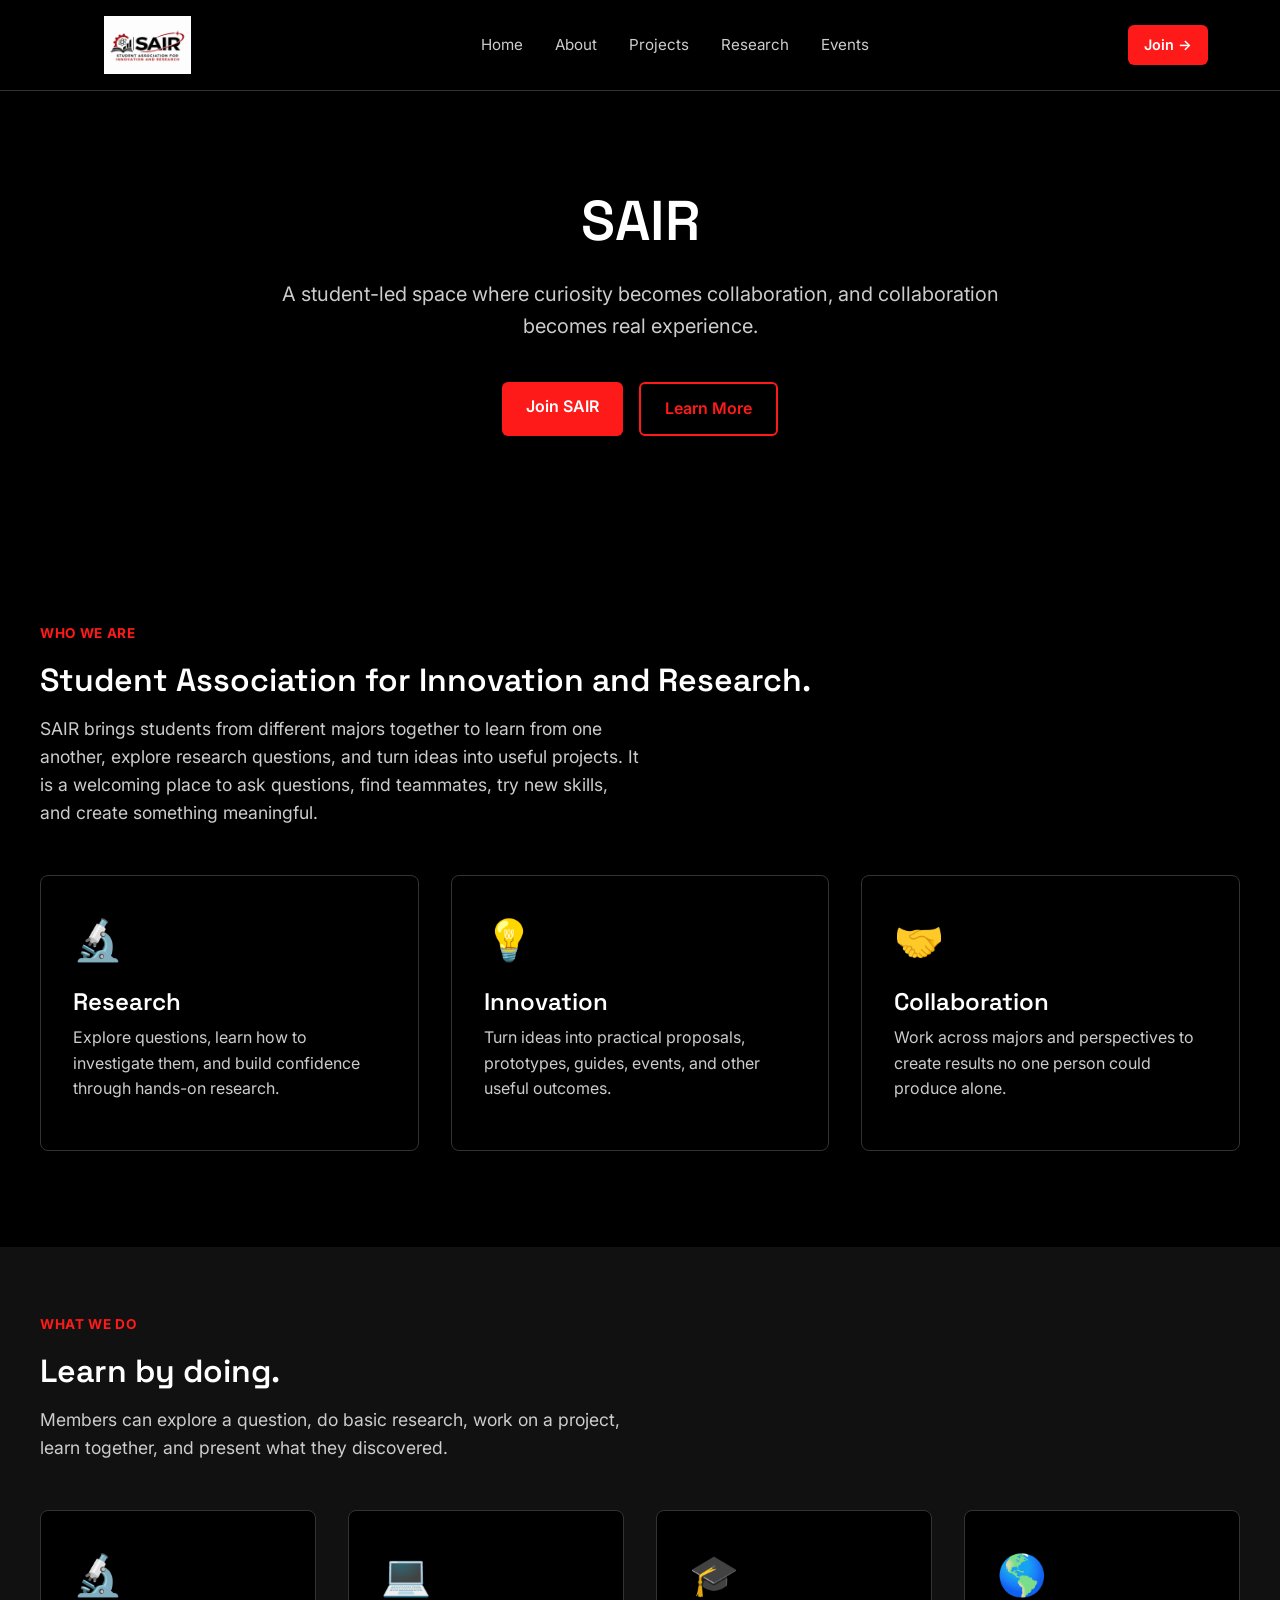
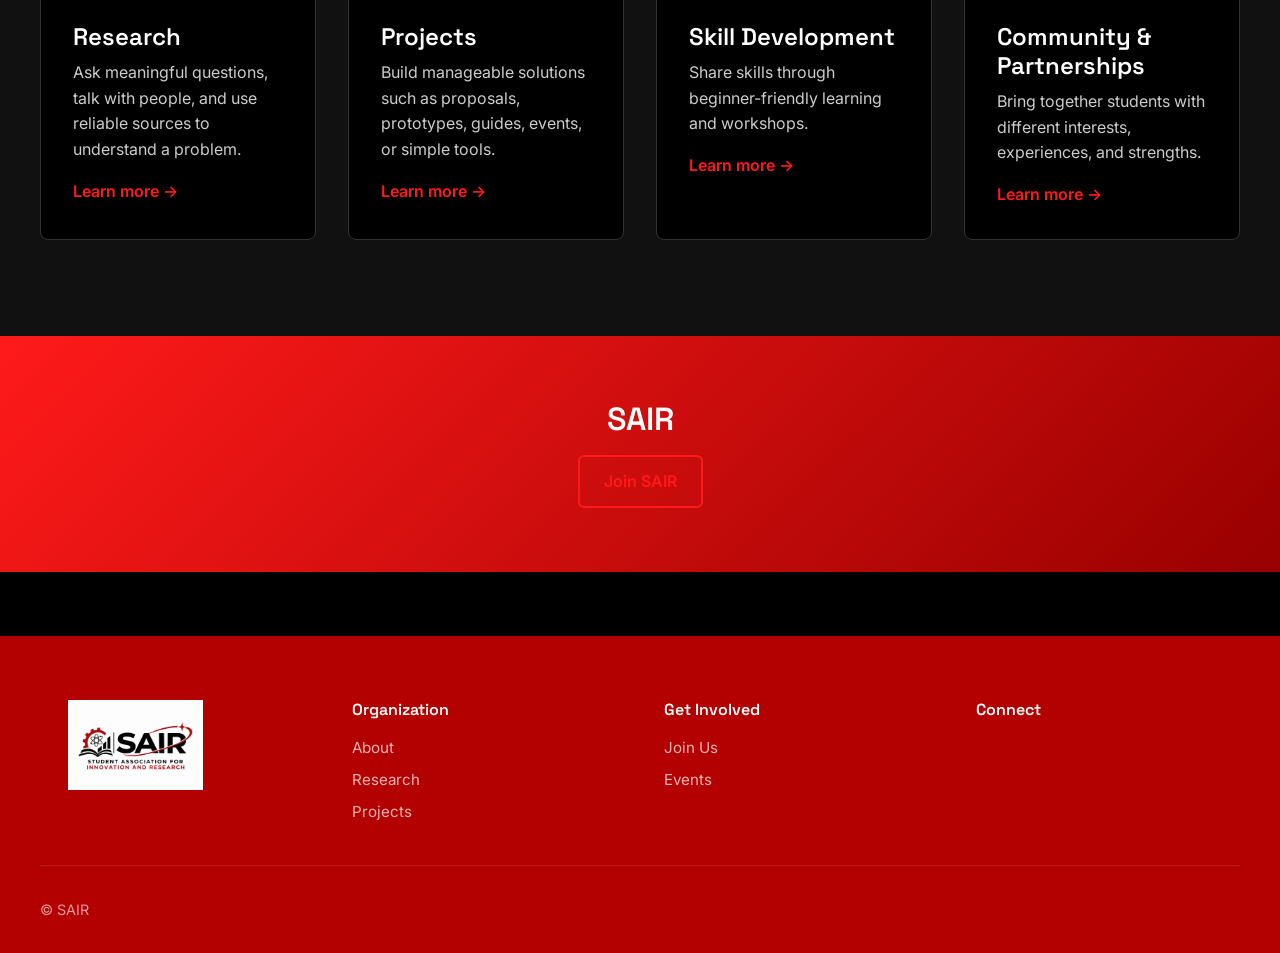
<file: index.html>
<!DOCTYPE html>
<html lang="en">
<head>
<meta charset="UTF-8">
<meta name="viewport" content="width=device-width, initial-scale=1.0">
<title>SAIR — Research. Innovate. Impact.</title>
<link rel="preconnect" href="https://fonts.googleapis.com">
<link rel="preconnect" href="https://fonts.gstatic.com" crossorigin>
<link href="https://fonts.googleapis.com/css2?family=Space+Grotesk:wght@500;600;700&family=Inter:wght@400;500;600;700&display=swap" rel="stylesheet">
<link rel="stylesheet" href="assets/styles.css">
</head>
<body>

<header class="site-nav">
  <div class="nav-inner">
    <a href="index.html" class="brand"><img src="assets/SAIR.png" alt="SAIR — Student Association for Innovation and Research"></a>
    <ul class="nav-links">
      <li><a href="index.html">Home</a></li>
      <li><a href="about.html">About</a></li>
      <li><a href="projects.html">Projects</a></li>
      <li><a href="research.html">Research</a></li>
      <li><a href="events.html">Events</a></li>
    </ul>
    <div class="nav-right">
      <a href="join.html" class="btn btn-primary btn-sm">Join →</a>
      <button class="nav-toggle" aria-label="Toggle menu">☰</button>
    </div>
  </div>
  <div class="mobile-panel">
    <a href="index.html">Home</a>
    <a href="about.html">About</a>
    <a href="projects.html">Projects</a>
    <a href="research.html">Research</a>
    <a href="events.html">Events</a>
    <a href="join.html">Join SAIR</a>
  </div>
</header>

<section class="hero">
  <div class="hero-inner">
    <h1>SAIR</h1>
    <p class="lede">A student-led space where curiosity becomes collaboration, and collaboration becomes real experience.</p>
    <div class="hero-actions">
      <a href="join.html" class="btn btn-primary">Join SAIR</a>
      <a href="about.html" class="btn btn-outline">Learn More</a>
    </div>
  </div>
</section>

<section id="who-we-are">
  <div class="wrap">
    <div class="section-tag">Who We Are</div>
    <div class="section-head">
      <h2>Student Association for Innovation and Research.</h2>
      <p>SAIR brings students from different majors together to learn from one another, explore research questions, and turn ideas into useful projects. It is a welcoming place to ask questions, find teammates, try new skills, and create something meaningful.</p>
    </div>
    <div class="grid-3">
      <div class="card">
        <span class="icon">🔬</span>
        <h3>Research</h3>
        <p>Explore questions, learn how to investigate them, and build confidence through hands-on research.</p>
      </div>
      <div class="card">
        <span class="icon">💡</span>
        <h3>Innovation</h3>
        <p>Turn ideas into practical proposals, prototypes, guides, events, and other useful outcomes.</p>
      </div>
      <div class="card">
        <span class="icon">🤝</span>
        <h3>Collaboration</h3>
        <p>Work across majors and perspectives to create results no one person could produce alone.</p>
      </div>
    </div>
  </div>
</section>

<section class="alt" id="what-we-do">
  <div class="wrap">
    <div class="section-tag">What We Do</div>
    <div class="section-head">
      <h2>Learn by doing.</h2>
      <p>Members can explore a question, do basic research, work on a project, learn together, and present what they discovered.</p>
    </div>
    <div class="grid-4">
      <div class="card">
        <span class="icon">🔬</span>
        <h3>Research</h3>
        <p>Ask meaningful questions, talk with people, and use reliable sources to understand a problem.</p>
        <a class="learn" href="research.html">Learn more →</a>
      </div>
      <div class="card">
        <span class="icon">💻</span>
        <h3>Projects</h3>
        <p>Build manageable solutions such as proposals, prototypes, guides, events, or simple tools.</p>
        <a class="learn" href="projects.html">Learn more →</a>
      </div>
      <div class="card">
        <span class="icon">🎓</span>
        <h3>Skill Development</h3>
        <p>Share skills through beginner-friendly learning and workshops.</p>
        <a class="learn" href="events.html">Learn more →</a>
      </div>
      <div class="card">
        <span class="icon">🌎</span>
        <h3>Community & Partnerships</h3>
        <p>Bring together students with different interests, experiences, and strengths.</p>
        <a class="learn" href="about.html">Learn more →</a>
      </div>
    </div>
  </div>
</section>

<section class="cta-strip">
  <div class="wrap">
    <h2>SAIR</h2>
    <a href="join.html" class="btn btn-outline">Join SAIR</a>
  </div>
</section>

<footer class="site-footer">
  <div class="wrap">
    <div class="footer-grid">
      <div>
        <div class="footer-brand"><img src="assets/SAIR.png" alt="SAIR — Student Association for Innovation and Research"></div>
      </div>
      <div class="footer-col">
        <h4>Organization</h4>
        <ul>
          <li><a href="about.html">About</a></li>
          <li><a href="research.html">Research</a></li>
          <li><a href="projects.html">Projects</a></li>
        </ul>
      </div>
      <div class="footer-col">
        <h4>Get Involved</h4>
        <ul>
          <li><a href="join.html">Join Us</a></li>
          <li><a href="events.html">Events</a></li>
        </ul>
      </div>
      <div class="footer-col">
        <h4>Connect</h4>
        <ul>
        </ul>
      </div>
    </div>
    <div class="footer-bottom">
      <span>© SAIR</span>
    </div>
  </div>
</footer>

<script src="assets/main.js"></script>
</body>
</html>
</file>
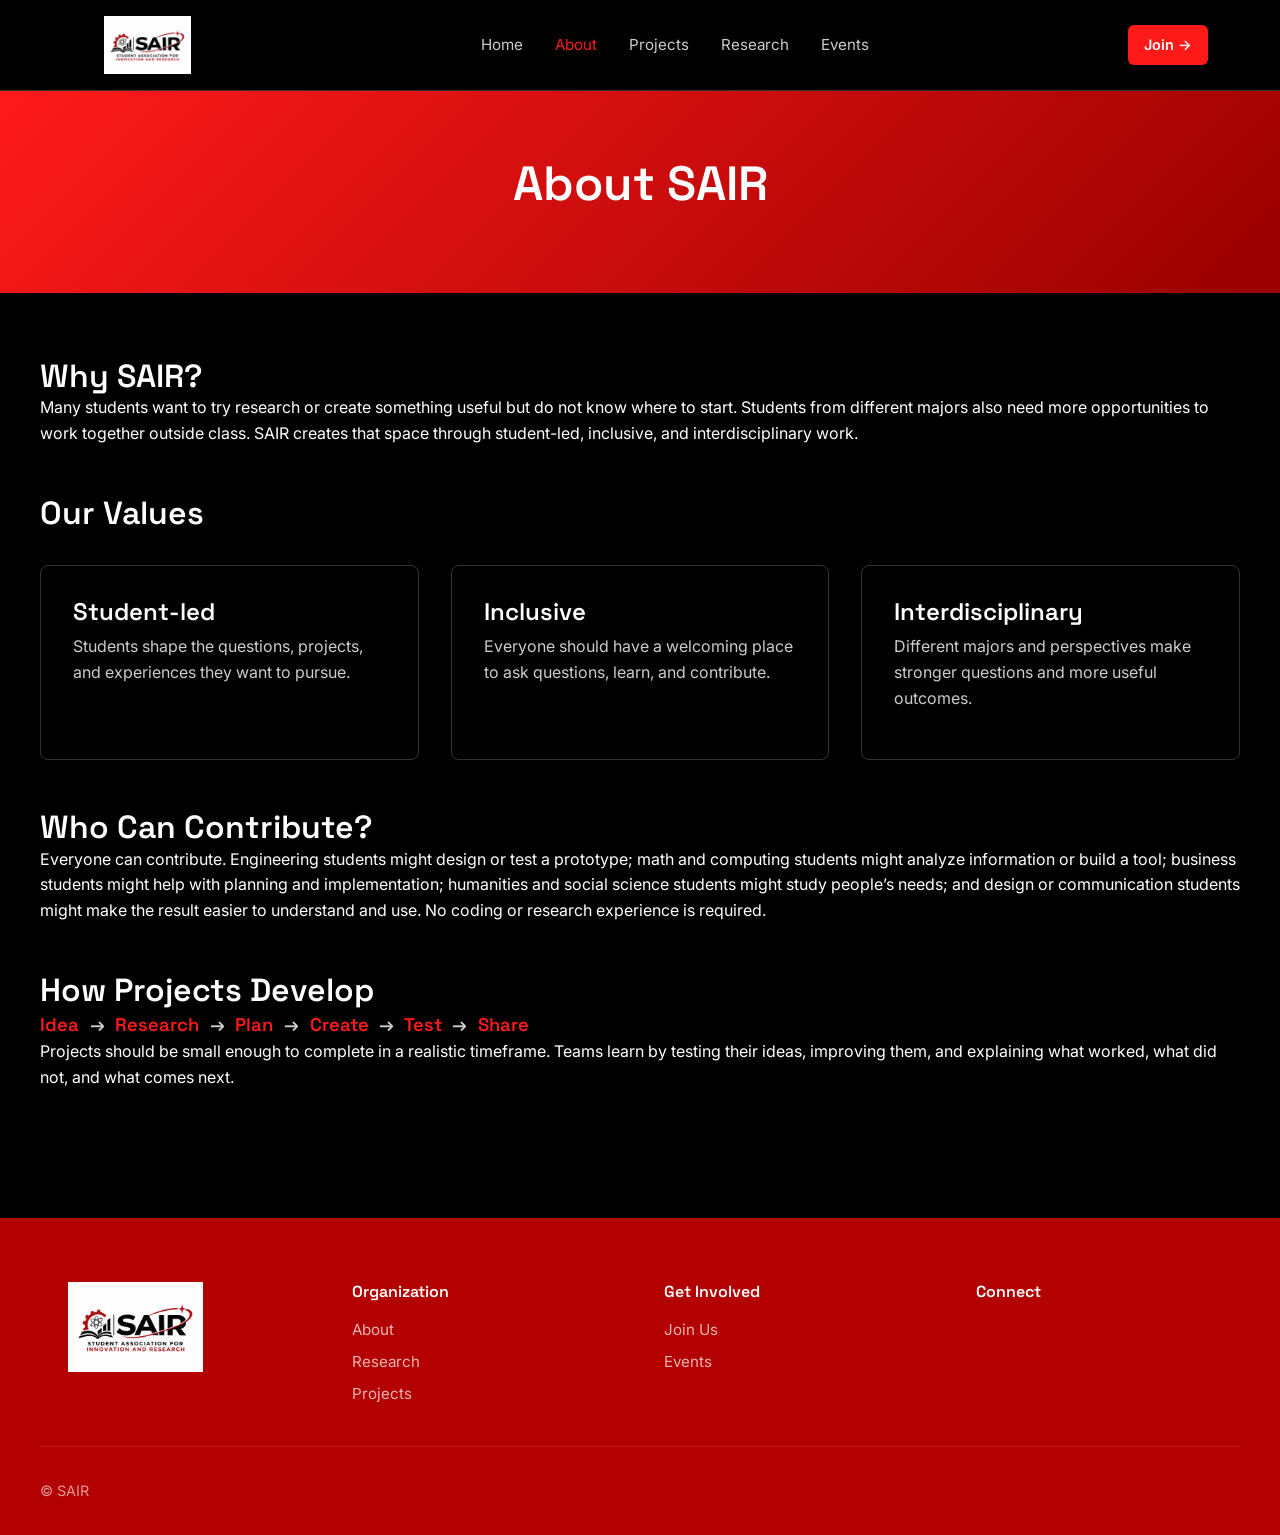
<file: about.html>
<!DOCTYPE html>
<html lang="en">
<head>
<meta charset="UTF-8">
<meta name="viewport" content="width=device-width, initial-scale=1.0">
<title>About — SAIR</title>
<link rel="preconnect" href="https://fonts.googleapis.com">
<link rel="preconnect" href="https://fonts.gstatic.com" crossorigin>
<link href="https://fonts.googleapis.com/css2?family=Space+Grotesk:wght@500;600;700&family=Inter:wght@400;500;600;700&display=swap" rel="stylesheet">
<link rel="stylesheet" href="assets/styles.css">
</head>
<body>

<header class="site-nav">
  <div class="nav-inner">
    <a href="index.html" class="brand"><img src="assets/SAIR.png" alt="SAIR — Student Association for Innovation and Research"></a>
    <ul class="nav-links">
      <li><a href="index.html">Home</a></li>
      <li><a href="about.html" class="active">About</a></li>
      <li><a href="projects.html">Projects</a></li>
      <li><a href="research.html">Research</a></li>
      <li><a href="events.html">Events</a></li>
    </ul>
    <div class="nav-right">
      <a href="join.html" class="btn btn-primary btn-sm">Join →</a>
      <button class="nav-toggle" aria-label="Toggle menu">☰</button>
    </div>
  </div>
</header>

<section class="page-header">
  <div class="wrap">
    <h1>About SAIR</h1>
  </div>
</section>

<section>
  <div class="wrap">
    <h2>Why SAIR?</h2>
    <p>Many students want to try research or create something useful but do not know where to start. Students from different majors also need more opportunities to work together outside class. SAIR creates that space through student-led, inclusive, and interdisciplinary work.</p>

    <h2 style="margin-top: 3rem;">Our Values</h2>
    <div class="grid-3">
      <div class="card">
        <h3>Student-led</h3>
        <p>Students shape the questions, projects, and experiences they want to pursue.</p>
      </div>
      <div class="card">
        <h3>Inclusive</h3>
        <p>Everyone should have a welcoming place to ask questions, learn, and contribute.</p>
      </div>
      <div class="card">
        <h3>Interdisciplinary</h3>
        <p>Different majors and perspectives make stronger questions and more useful outcomes.</p>
      </div>
    </div>

    <h2 style="margin-top: 3rem;">Who Can Contribute?</h2>
    <p>Everyone can contribute. Engineering students might design or test a prototype; math and computing students might analyze information or build a tool; business students might help with planning and implementation; humanities and social science students might study people’s needs; and design or communication students might make the result easier to understand and use. No coding or research experience is required.</p>

    <h2 style="margin-top: 3rem;">How Projects Develop</h2>
    <p class="project-flow">Idea <span>→</span> Research <span>→</span> Plan <span>→</span> Create <span>→</span> Test <span>→</span> Share</p>
    <p>Projects should be small enough to complete in a realistic timeframe. Teams learn by testing their ideas, improving them, and explaining what worked, what did not, and what comes next.</p>
  </div>
</section>

<footer class="site-footer">
  <div class="wrap">
    <div class="footer-grid">
      <div>
        <div class="footer-brand"><img src="assets/SAIR.png" alt="SAIR — Student Association for Innovation and Research"></div>
      </div>
      <div class="footer-col">
        <h4>Organization</h4>
        <ul>
          <li><a href="about.html">About</a></li>
          <li><a href="research.html">Research</a></li>
          <li><a href="projects.html">Projects</a></li>
        </ul>
      </div>
      <div class="footer-col">
        <h4>Get Involved</h4>
        <ul>
          <li><a href="join.html">Join Us</a></li>
          <li><a href="events.html">Events</a></li>
        </ul>
      </div>
      <div class="footer-col">
        <h4>Connect</h4>
        <ul>
        </ul>
      </div>
    </div>
    <div class="footer-bottom">
      <span>© SAIR</span>
    </div>
  </div>
</footer>

<script src="assets/main.js"></script>
</body>
</html>
</file>
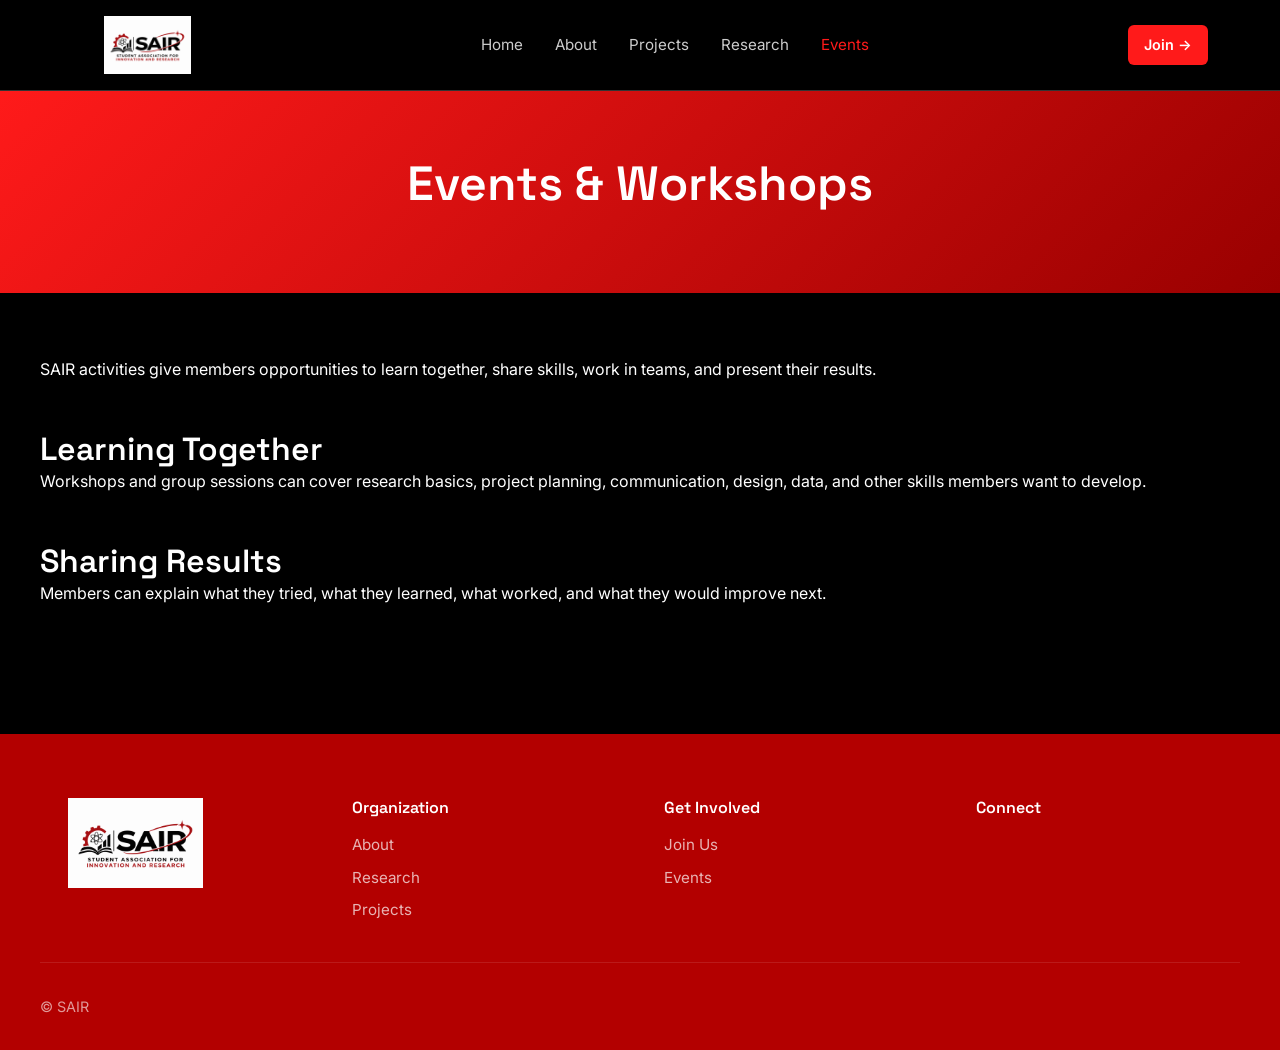
<file: events.html>
<!DOCTYPE html>
<html lang="en">
<head>
<meta charset="UTF-8">
<meta name="viewport" content="width=device-width, initial-scale=1.0">
<title>Events — SAIR</title>
<link rel="preconnect" href="https://fonts.googleapis.com">
<link rel="preconnect" href="https://fonts.gstatic.com" crossorigin>
<link href="https://fonts.googleapis.com/css2?family=Space+Grotesk:wght@500;600;700&family=Inter:wght@400;500;600;700&display=swap" rel="stylesheet">
<link rel="stylesheet" href="assets/styles.css">
</head>
<body>

<header class="site-nav">
  <div class="nav-inner">
    <a href="index.html" class="brand"><img src="assets/SAIR.png" alt="SAIR — Student Association for Innovation and Research"></a>
    <ul class="nav-links">
      <li><a href="index.html">Home</a></li>
      <li><a href="about.html">About</a></li>
      <li><a href="projects.html">Projects</a></li>
      <li><a href="research.html">Research</a></li>
      <li><a href="events.html" class="active">Events</a></li>
    </ul>
    <div class="nav-right">
      <a href="join.html" class="btn btn-primary btn-sm">Join →</a>
      <button class="nav-toggle" aria-label="Toggle menu">☰</button>
    </div>
  </div>
</header>

<section class="page-header">
  <div class="wrap">
    <h1>Events & Workshops</h1>
  </div>
</section>

<section>
  <div class="wrap">
    <p>SAIR activities give members opportunities to learn together, share skills, work in teams, and present their results.</p>
    <h2 style="margin-top: 3rem;">Learning Together</h2>
    <p>Workshops and group sessions can cover research basics, project planning, communication, design, data, and other skills members want to develop.</p>
    <h2 style="margin-top: 3rem;">Sharing Results</h2>
    <p>Members can explain what they tried, what they learned, what worked, and what they would improve next.</p>
  </div>
</section>

<footer class="site-footer">
  <div class="wrap">
    <div class="footer-grid">
      <div>
        <div class="footer-brand"><img src="assets/SAIR.png" alt="SAIR — Student Association for Innovation and Research"></div>
      </div>
      <div class="footer-col">
        <h4>Organization</h4>
        <ul>
          <li><a href="about.html">About</a></li>
          <li><a href="research.html">Research</a></li>
          <li><a href="projects.html">Projects</a></li>
        </ul>
      </div>
      <div class="footer-col">
        <h4>Get Involved</h4>
        <ul>
          <li><a href="join.html">Join Us</a></li>
          <li><a href="events.html">Events</a></li>
        </ul>
      </div>
      <div class="footer-col">
        <h4>Connect</h4>
        <ul>
        </ul>
      </div>
    </div>
    <div class="footer-bottom">
      <span>© SAIR</span>
    </div>
  </div>
</footer>

<script src="assets/main.js"></script>
</body>
</html>
</file>
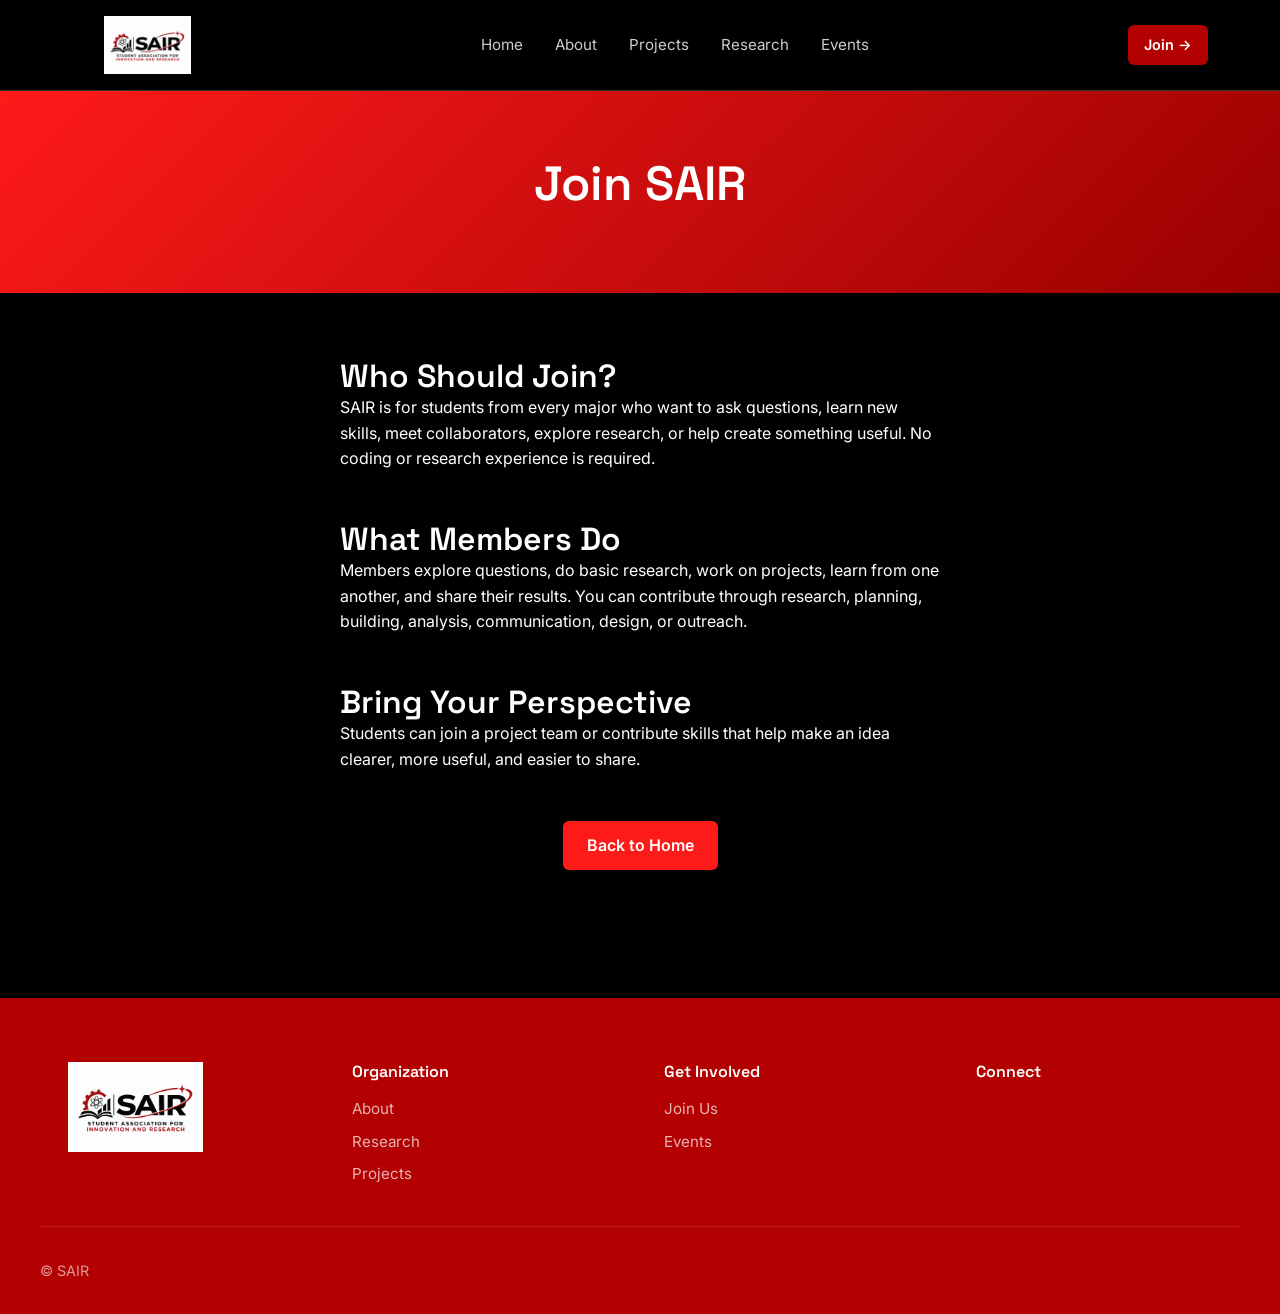
<file: join.html>
<!DOCTYPE html>
<html lang="en">
<head>
<meta charset="UTF-8">
<meta name="viewport" content="width=device-width, initial-scale=1.0">
<title>Join — SAIR</title>
<link rel="preconnect" href="https://fonts.googleapis.com">
<link rel="preconnect" href="https://fonts.gstatic.com" crossorigin>
<link href="https://fonts.googleapis.com/css2?family=Space+Grotesk:wght@500;600;700&family=Inter:wght@400;500;600;700&display=swap" rel="stylesheet">
<link rel="stylesheet" href="assets/styles.css">
</head>
<body>

<header class="site-nav">
  <div class="nav-inner">
    <a href="index.html" class="brand"><img src="assets/SAIR.png" alt="SAIR — Student Association for Innovation and Research"></a>
    <ul class="nav-links">
      <li><a href="index.html">Home</a></li>
      <li><a href="about.html">About</a></li>
      <li><a href="projects.html">Projects</a></li>
      <li><a href="research.html">Research</a></li>
      <li><a href="events.html">Events</a></li>
    </ul>
    <div class="nav-right">
      <a href="join.html" class="btn btn-primary btn-sm active">Join →</a>
      <button class="nav-toggle" aria-label="Toggle menu">☰</button>
    </div>
  </div>
</header>

<section class="page-header">
  <div class="wrap">
    <h1>Join SAIR</h1>
  </div>
</section>

<section>
  <div class="wrap">
    <div style="max-width: 600px; margin: 0 auto;">
      <h2>Who Should Join?</h2>
      <p>SAIR is for students from every major who want to ask questions, learn new skills, meet collaborators, explore research, or help create something useful. No coding or research experience is required.</p>

      <h2 style="margin-top: 3rem;">What Members Do</h2>
      <p>Members explore questions, do basic research, work on projects, learn from one another, and share their results. You can contribute through research, planning, building, analysis, communication, design, or outreach.</p>

      <h2 style="margin-top: 3rem;">Bring Your Perspective</h2>
      <p>Students can join a project team or contribute skills that help make an idea clearer, more useful, and easier to share.</p>

      <div style="text-align: center; margin-top: 3rem;">
        <a href="index.html" class="btn btn-primary">Back to Home</a>
      </div>
    </div>
  </div>
</section>

<footer class="site-footer">
  <div class="wrap">
    <div class="footer-grid">
      <div>
        <div class="footer-brand"><img src="assets/SAIR.png" alt="SAIR — Student Association for Innovation and Research"></div>
      </div>
      <div class="footer-col">
        <h4>Organization</h4>
        <ul>
          <li><a href="about.html">About</a></li>
          <li><a href="research.html">Research</a></li>
          <li><a href="projects.html">Projects</a></li>
        </ul>
      </div>
      <div class="footer-col">
        <h4>Get Involved</h4>
        <ul>
          <li><a href="join.html">Join Us</a></li>
          <li><a href="events.html">Events</a></li>
        </ul>
      </div>
      <div class="footer-col">
        <h4>Connect</h4>
        <ul>
        </ul>
      </div>
    </div>
    <div class="footer-bottom">
      <span>© SAIR</span>
    </div>
  </div>
</footer>

<script src="assets/main.js"></script>
</body>
</html>
</file>
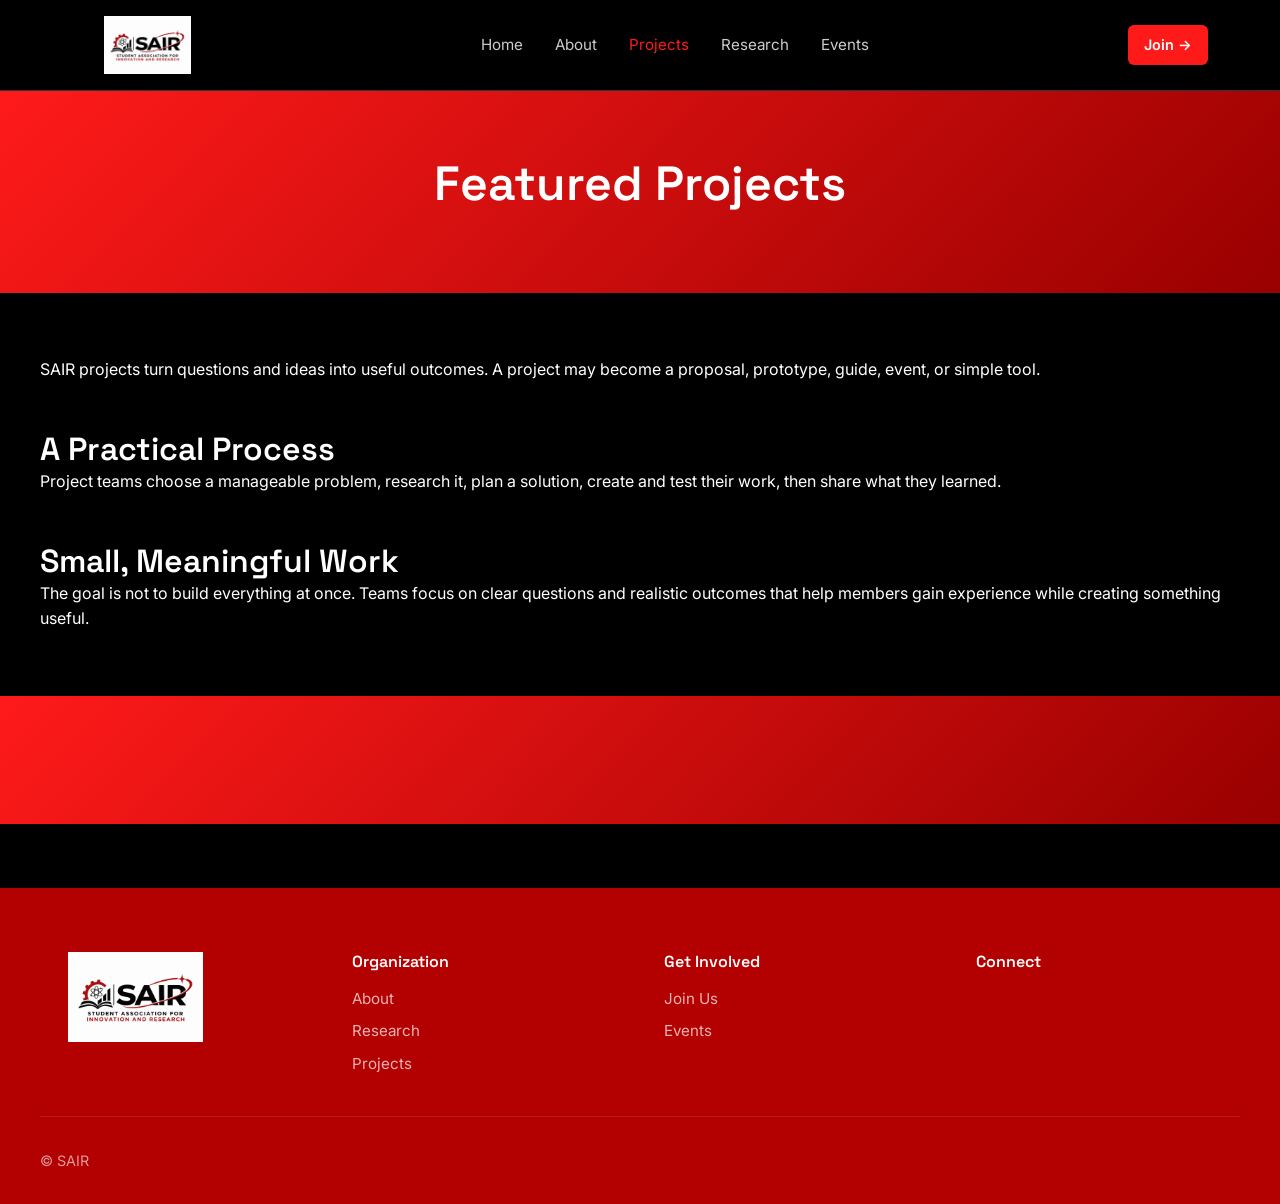
<file: projects.html>
<!DOCTYPE html>
<html lang="en">
<head>
<meta charset="UTF-8">
<meta name="viewport" content="width=device-width, initial-scale=1.0">
<title>Projects — SAIR</title>
<link rel="preconnect" href="https://fonts.googleapis.com">
<link rel="preconnect" href="https://fonts.gstatic.com" crossorigin>
<link href="https://fonts.googleapis.com/css2?family=Space+Grotesk:wght@500;600;700&family=Inter:wght@400;500;600;700&display=swap" rel="stylesheet">
<link rel="stylesheet" href="assets/styles.css">
</head>
<body>

<header class="site-nav">
  <div class="nav-inner">
    <a href="index.html" class="brand"><img src="assets/SAIR.png" alt="SAIR — Student Association for Innovation and Research"></a>
    <ul class="nav-links">
      <li><a href="index.html">Home</a></li>
      <li><a href="about.html">About</a></li>
      <li><a href="projects.html" class="active">Projects</a></li>
      <li><a href="research.html">Research</a></li>
      <li><a href="events.html">Events</a></li>
    </ul>
    <div class="nav-right">
      <a href="join.html" class="btn btn-primary btn-sm">Join →</a>
      <button class="nav-toggle" aria-label="Toggle menu">☰</button>
    </div>
  </div>
</header>

<section class="page-header">
  <div class="wrap">
    <h1>Featured Projects</h1>
  </div>
</section>

<section>
  <div class="wrap">
    <p>SAIR projects turn questions and ideas into useful outcomes. A project may become a proposal, prototype, guide, event, or simple tool.</p>
    <h2 style="margin-top: 3rem;">A Practical Process</h2>
    <p>Project teams choose a manageable problem, research it, plan a solution, create and test their work, then share what they learned.</p>
    <h2 style="margin-top: 3rem;">Small, Meaningful Work</h2>
    <p>The goal is not to build everything at once. Teams focus on clear questions and realistic outcomes that help members gain experience while creating something useful.</p>
  </div>
</section>

<section class="cta-strip">
  <div class="wrap">
  </div>
</section>

<footer class="site-footer">
  <div class="wrap">
    <div class="footer-grid">
      <div>
        <div class="footer-brand"><img src="assets/SAIR.png" alt="SAIR — Student Association for Innovation and Research"></div>
      </div>
      <div class="footer-col">
        <h4>Organization</h4>
        <ul>
          <li><a href="about.html">About</a></li>
          <li><a href="research.html">Research</a></li>
          <li><a href="projects.html">Projects</a></li>
        </ul>
      </div>
      <div class="footer-col">
        <h4>Get Involved</h4>
        <ul>
          <li><a href="join.html">Join Us</a></li>
          <li><a href="events.html">Events</a></li>
        </ul>
      </div>
      <div class="footer-col">
        <h4>Connect</h4>
        <ul>
        </ul>
      </div>
    </div>
    <div class="footer-bottom">
      <span>© SAIR</span>
    </div>
  </div>
</footer>

<script src="assets/main.js"></script>
</body>
</html>
</file>
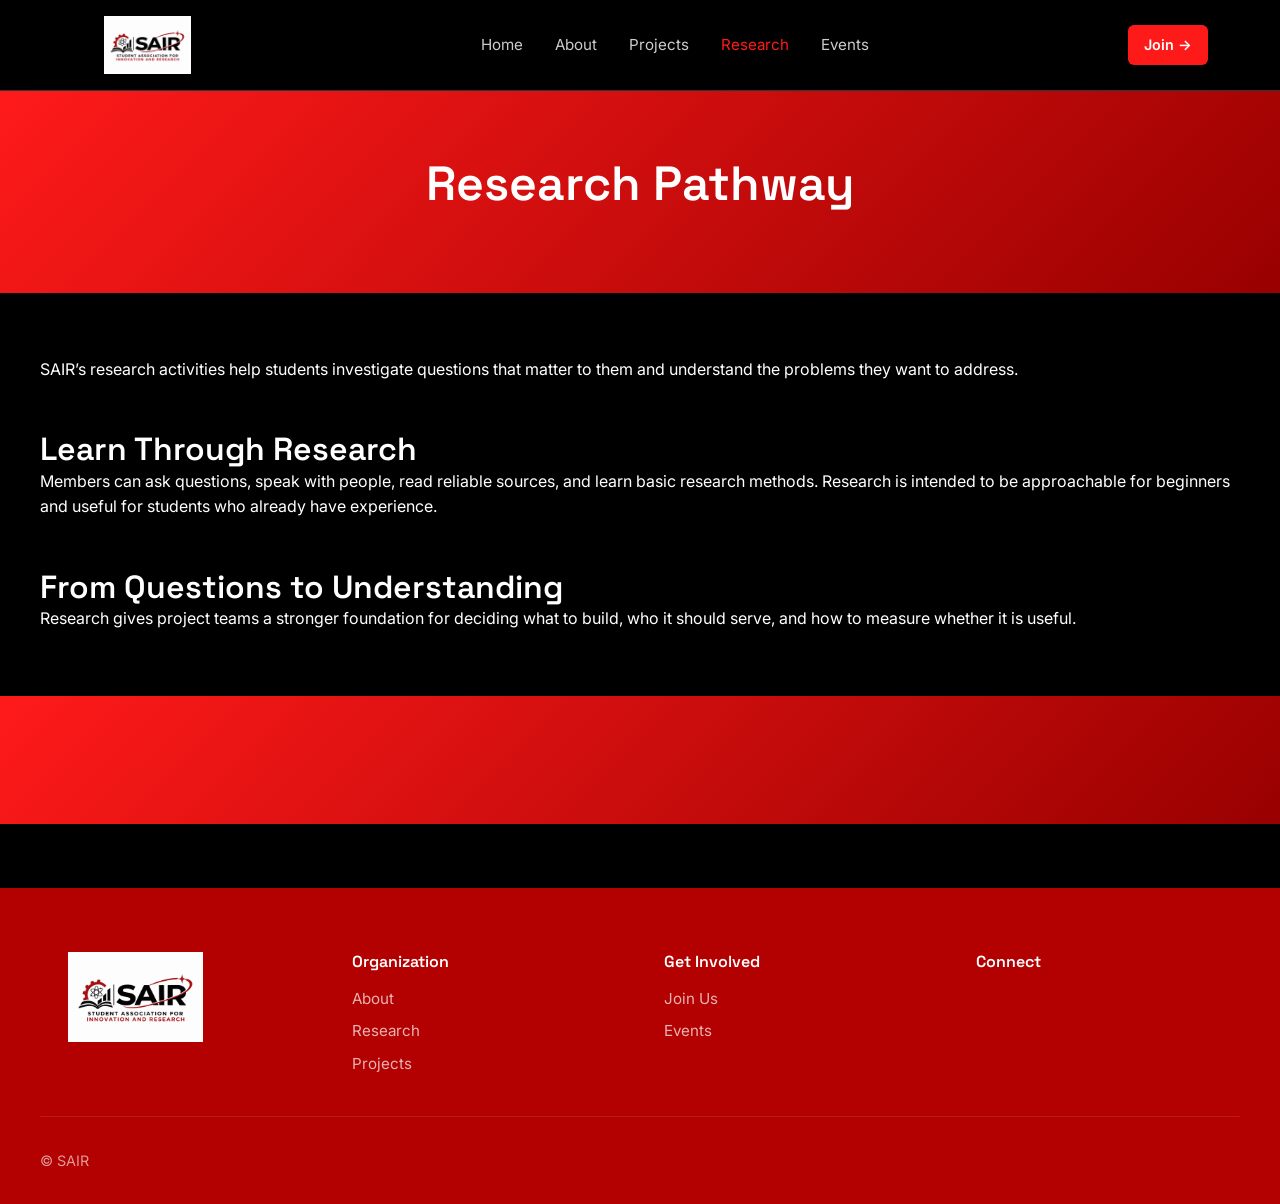
<file: research.html>
<!DOCTYPE html>
<html lang="en">
<head>
<meta charset="UTF-8">
<meta name="viewport" content="width=device-width, initial-scale=1.0">
<title>Research — SAIR</title>
<link rel="preconnect" href="https://fonts.googleapis.com">
<link rel="preconnect" href="https://fonts.gstatic.com" crossorigin>
<link href="https://fonts.googleapis.com/css2?family=Space+Grotesk:wght@500;600;700&family=Inter:wght@400;500;600;700&display=swap" rel="stylesheet">
<link rel="stylesheet" href="assets/styles.css">
</head>
<body>

<header class="site-nav">
  <div class="nav-inner">
    <a href="index.html" class="brand"><img src="assets/SAIR.png" alt="SAIR — Student Association for Innovation and Research"></a>
    <ul class="nav-links">
      <li><a href="index.html">Home</a></li>
      <li><a href="about.html">About</a></li>
      <li><a href="projects.html">Projects</a></li>
      <li><a href="research.html" class="active">Research</a></li>
      <li><a href="events.html">Events</a></li>
    </ul>
    <div class="nav-right">
      <a href="join.html" class="btn btn-primary btn-sm">Join →</a>
      <button class="nav-toggle" aria-label="Toggle menu">☰</button>
    </div>
  </div>
</header>

<section class="page-header">
  <div class="wrap">
    <h1>Research Pathway</h1>
  </div>
</section>

<section>
  <div class="wrap">
    <p>SAIR’s research activities help students investigate questions that matter to them and understand the problems they want to address.</p>
    <h2 style="margin-top: 3rem;">Learn Through Research</h2>
    <p>Members can ask questions, speak with people, read reliable sources, and learn basic research methods. Research is intended to be approachable for beginners and useful for students who already have experience.</p>
    <h2 style="margin-top: 3rem;">From Questions to Understanding</h2>
    <p>Research gives project teams a stronger foundation for deciding what to build, who it should serve, and how to measure whether it is useful.</p>
  </div>
</section>

<section class="cta-strip">
  <div class="wrap">
  </div>
</section>

<footer class="site-footer">
  <div class="wrap">
    <div class="footer-grid">
      <div>
        <div class="footer-brand"><img src="assets/SAIR.png" alt="SAIR — Student Association for Innovation and Research"></div>
      </div>
      <div class="footer-col">
        <h4>Organization</h4>
        <ul>
          <li><a href="about.html">About</a></li>
          <li><a href="research.html">Research</a></li>
          <li><a href="projects.html">Projects</a></li>
        </ul>
      </div>
      <div class="footer-col">
        <h4>Get Involved</h4>
        <ul>
          <li><a href="join.html">Join Us</a></li>
          <li><a href="events.html">Events</a></li>
        </ul>
      </div>
      <div class="footer-col">
        <h4>Connect</h4>
        <ul>
        </ul>
      </div>
    </div>
    <div class="footer-bottom">
      <span>© SAIR</span>
    </div>
  </div>
</footer>

<script src="assets/main.js"></script>
</body>
</html>
</file>
<file: assets/styles.css>
:root {
  --primary: #ff1a1a;        /* Red */
  --primary-dark: #990000;   /* Darker red */
  --accent: #b30000;         /* Deep red */
  --text: #ffffff;           /* White text */
  --text-light: #cccccc;     /* Light gray text */
  --bg: #000000;             /* Black background */
  --bg-light: #111111;       /* Slightly lighter black */
  --border: #333333;         /* Dark gray border */
}

* {
  margin: 0;
  padding: 0;
  box-sizing: border-box;
}

html {
  scroll-behavior: smooth;
}

body {
  font-family: 'Inter', sans-serif;
  color: var(--text);
  background: var(--bg);
  line-height: 1.6;
}

h1, h2, h3, h4, h5, h6 {
  font-family: 'Space Grotesk', sans-serif;
  font-weight: 600;
  line-height: 1.2;
}

h1 { font-size: 3rem; }
h2 { font-size: 2rem; }
h3 { font-size: 1.5rem; }

a {
  color: var(--primary);
  text-decoration: none;
  transition: color 0.2s;
}

a:hover {
  color: var(--primary-dark);
}

/* Navigation */
.site-nav {
  background: var(--bg);
  border-bottom: 1px solid var(--border);
  position: sticky;
  top: 0;
  z-index: 100;
}

.nav-inner {
  max-width: 1200px;
  margin: 0 auto;
  padding: 1rem 2rem;
  display: flex;
  justify-content: space-between;
  align-items: center;
}

.brand {
  font-family: 'Space Grotesk', sans-serif;
  font-size: 1.5rem;
  font-weight: 700;
  color: var(--text);
  display: flex;
  align-items: center;
  gap: 0.5rem;
}

.brand img {
  display: block;
  width: 150px;
  height: 58px;
  object-fit: contain;
}

.nav-links {
  display: flex;
  list-style: none;
  gap: 2rem;
}

.nav-links a {
  color: var(--text-light);
  font-size: 0.95rem;
  transition: color 0.2s;
}

.nav-links a:hover,
.nav-links a.active {
  color: var(--primary);
}

.nav-right {
  display: flex;
  gap: 1rem;
  align-items: center;
}

.nav-toggle {
  display: none;
  background: none;
  border: none;
  font-size: 1.5rem;
  cursor: pointer;
  color: var(--text);
}

.mobile-panel {
  display: none;
}

/* Buttons */
.btn {
  display: inline-block;
  padding: 0.75rem 1.5rem;
  border-radius: 6px;
  font-weight: 600;
  transition: all 0.2s;
  cursor: pointer;
  border: none;
  text-align: center;
}

.btn-primary {
  background: var(--primary);
  color: white;
}

.btn-primary:hover {
  background: var(--primary-dark);
  transform: translateY(-2px);
}

.btn-primary.active {
  background: var(--accent);
  color: white;
}

.btn-outline {
  border: 2px solid var(--primary);
  color: var(--primary);
  background: transparent;
}

.btn-outline:hover {
  background: var(--primary);
  color: white;
}

.btn-sm {
  padding: 0.5rem 1rem;
  font-size: 0.9rem;
}

/* Hero */
.hero {
  max-width: 1200px;
  margin: 0 auto;
  padding: 5rem 2rem;
  text-align: center;
}

.hero-inner {
  max-width: 800px;
  margin: 0 auto;
}

.eyebrow {
  display: inline-block;
  color: var(--primary);
  font-size: 0.9rem;
  font-weight: 600;
  margin-bottom: 1rem;
  letter-spacing: 0.05em;
  text-transform: uppercase;
}

.hero h1 {
  font-size: 3.5rem;
  margin: 1rem 0;
  color: var(--text);
}

.accent {
  color: var(--primary);
}

.lede {
  font-size: 1.25rem;
  color: var(--text-light);
  margin: 1.5rem 0;
  line-height: 1.6;
}

.hero-actions {
  display: flex;
  gap: 1rem;
  justify-content: center;
  margin: 2.5rem 0;
  flex-wrap: wrap;
}

.hero-stats {
  display: grid;
  grid-template-columns: repeat(3, 1fr);
  gap: 2rem;
  margin-top: 3rem;
  padding-top: 2rem;
  border-top: 1px solid var(--border);
}

.hero-stats div {
  text-align: center;
}

.hero-stats strong {
  display: block;
  font-size: 1.25rem;
  color: var(--primary);
  margin-bottom: 0.5rem;
}

/* Sections */
section {
  padding: 4rem 2rem;
}

section.alt {
  background: var(--bg-light);
}

.wrap {
  max-width: 1200px;
  margin: 0 auto;
}

.page-header {
  background: linear-gradient(135deg, var(--primary) 0%, var(--primary-dark) 100%);
  color: white;
  padding: 4rem 2rem;
  text-align: center;
}

.page-header h1 {
  color: white;
  margin-bottom: 1rem;
}

.page-header p {
  font-size: 1.25rem;
  opacity: 0.95;
}

/* Section styles */
.section-tag {
  display: inline-block;
  color: var(--primary);
  font-size: 0.85rem;
  font-weight: 700;
  text-transform: uppercase;
  letter-spacing: 0.05em;
  margin-bottom: 1rem;
}

.section-head {
  margin-bottom: 3rem;
}

.section-head h2 {
  margin-bottom: 1rem;
}

.section-head p {
  font-size: 1.1rem;
  color: var(--text-light);
  max-width: 600px;
}

/* Cards */
.card {
  background: var(--bg);
  border: 1px solid var(--border);
  border-radius: 8px;
  padding: 2rem;
  transition: all 0.3s;
}

.card:hover {
  border-color: var(--primary);
  transform: translateY(-4px);
  box-shadow: 0 12px 24px rgba(220, 38, 38, 0.15);
}

.card .icon {
  display: block;
  font-size: 2.5rem;
  margin-bottom: 1rem;
}

.card h3 {
  margin-bottom: 0.5rem;
}

.card p {
  color: var(--text-light);
  margin-bottom: 1rem;
}

.card a.learn {
  color: var(--primary);
  font-weight: 600;
  display: inline-flex;
  align-items: center;
  gap: 0.5rem;
  transition: gap 0.2s;
}

.card a.learn:hover {
  gap: 1rem;
}

.tag-pill {
  display: inline-block;
  background: var(--bg-light);
  color: var(--text);
  padding: 0.4rem 0.8rem;
  border-radius: 20px;
  font-size: 0.85rem;
  margin-right: 0.5rem;
  margin-bottom: 0.5rem;
}

.tag-row {
  margin: 1rem 0;
}

/* Grid layouts */
.grid-2, .grid-3, .grid-4 {
  display: grid;
  gap: 2rem;
  margin: 2rem 0;
}

.grid-2 { grid-template-columns: repeat(auto-fit, minmax(350px, 1fr)); }
.grid-3 { grid-template-columns: repeat(auto-fit, minmax(300px, 1fr)); }
.grid-4 { grid-template-columns: repeat(auto-fit, minmax(270px, 1fr)); }

/* CTA Strip */
.cta-strip {
  background: linear-gradient(135deg, var(--primary) 0%, var(--primary-dark) 100%);
  color: white;
  text-align: center;
  padding: 4rem 2rem;
}

.cta-strip h2 {
  color: white;
  margin-bottom: 1rem;
}

.cta-strip p {
  font-size: 1.1rem;
  margin-bottom: 2rem;
  opacity: 0.95;
}

/* Events */
.events-list {
  display: grid;
  gap: 2rem;
  margin: 2rem 0;
}

.event-card {
  display: flex;
  gap: 2rem;
  padding: 2rem;
  border: 1px solid var(--border);
  border-radius: 8px;
  transition: all 0.3s;
}

.event-card:hover {
  border-color: var(--primary);
  box-shadow: 0 8px 16px rgba(220, 38, 38, 0.1);
}

.event-date {
  min-width: 100px;
  text-align: center;
  padding: 1rem;
  background: var(--bg-light);
  border-radius: 6px;
  display: flex;
  flex-direction: column;
  justify-content: center;
}

.event-date strong {
  font-size: 1.5rem;
  color: var(--primary);
}

.event-date span {
  font-size: 0.85rem;
  color: var(--text-light);
}

.event-details h3 {
  margin-bottom: 0.5rem;
}

.event-details p {
  color: var(--text-light);
  margin: 0.5rem 0;
}

/* Footer */
.site-footer {
  background: var(--accent);
  color: white;
  padding: 4rem 2rem 2rem;
  margin-top: 4rem;
}

.footer-grid {
  display: grid;
  grid-template-columns: repeat(auto-fit, minmax(250px, 1fr));
  gap: 3rem;
  margin-bottom: 2rem;
}

.footer-brand {
  font-family: 'Space Grotesk', sans-serif;
  font-size: 1.5rem;
  font-weight: 700;
  margin-bottom: 0.5rem;
}

.footer-brand img {
  display: block;
  width: 190px;
  height: 90px;
  object-fit: contain;
}

.project-flow {
  font-family: 'Space Grotesk', sans-serif;
  font-size: 1.15rem;
  font-weight: 600;
  color: var(--primary);
}

.project-flow span {
  color: var(--text-light);
  padding: 0 0.35rem;
}

.footer-tagline {
  color: rgba(255, 255, 255, 0.7);
  font-size: 0.95rem;
}

.footer-col h4 {
  margin-bottom: 1rem;
  font-size: 1rem;
}

.footer-col ul {
  list-style: none;
}

.footer-col a {
  color: rgba(255, 255, 255, 0.7);
  font-size: 0.95rem;
  display: block;
  margin-bottom: 0.5rem;
  transition: color 0.2s;
}

.footer-col a:hover {
  color: white;
}

.footer-bottom {
  border-top: 1px solid rgba(255, 255, 255, 0.1);
  padding-top: 2rem;
  display: flex;
  justify-content: space-between;
  font-size: 0.9rem;
  color: rgba(255, 255, 255, 0.6);
}

/* Responsive */
@media (max-width: 768px) {
  h1 { font-size: 2rem; }
  h2 { font-size: 1.5rem; }
  h3 { font-size: 1.25rem; }
  
  .hero {
    padding: 3rem 1.5rem;
  }
  
  .hero h1 {
    font-size: 2.25rem;
  }
  
  .hero-stats {
    grid-template-columns: 1fr;
    gap: 1rem;
  }
  
  .nav-links {
    display: none;
  }
  
  .nav-toggle {
    display: block;
  }
  
  .mobile-panel.active {
    display: flex;
    flex-direction: column;
    gap: 1rem;
    padding: 1rem 2rem;
    border-top: 1px solid var(--border);
  }
  
  .mobile-panel a {
    color: var(--text-light);
    padding: 0.5rem 0;
  }
  
  .mobile-panel a:hover {
    color: var(--primary);
  }
  
  .hero-actions {
    flex-direction: column;
    gap: 1rem;
  }
  
  .hero-actions .btn {
    width: 100%;
  }
  
  .grid-2, .grid-3, .grid-4 {
    grid-template-columns: 1fr;
  }
  
  .event-card {
    flex-direction: column;
  }
  
  .footer-bottom {
    flex-direction: column;
    gap: 1rem;
    text-align: center;
  }
  
  section {
    padding: 2.5rem 1.5rem;
  }
}

@media (max-width: 480px) {
  .hero h1 {
    font-size: 1.75rem;
  }
  
  .nav-inner {
    padding: 1rem;
  }
  
  .wrap {
    padding: 0 1rem;
  }
  
  .card {
    padding: 1.5rem;
  }
}
</file>
